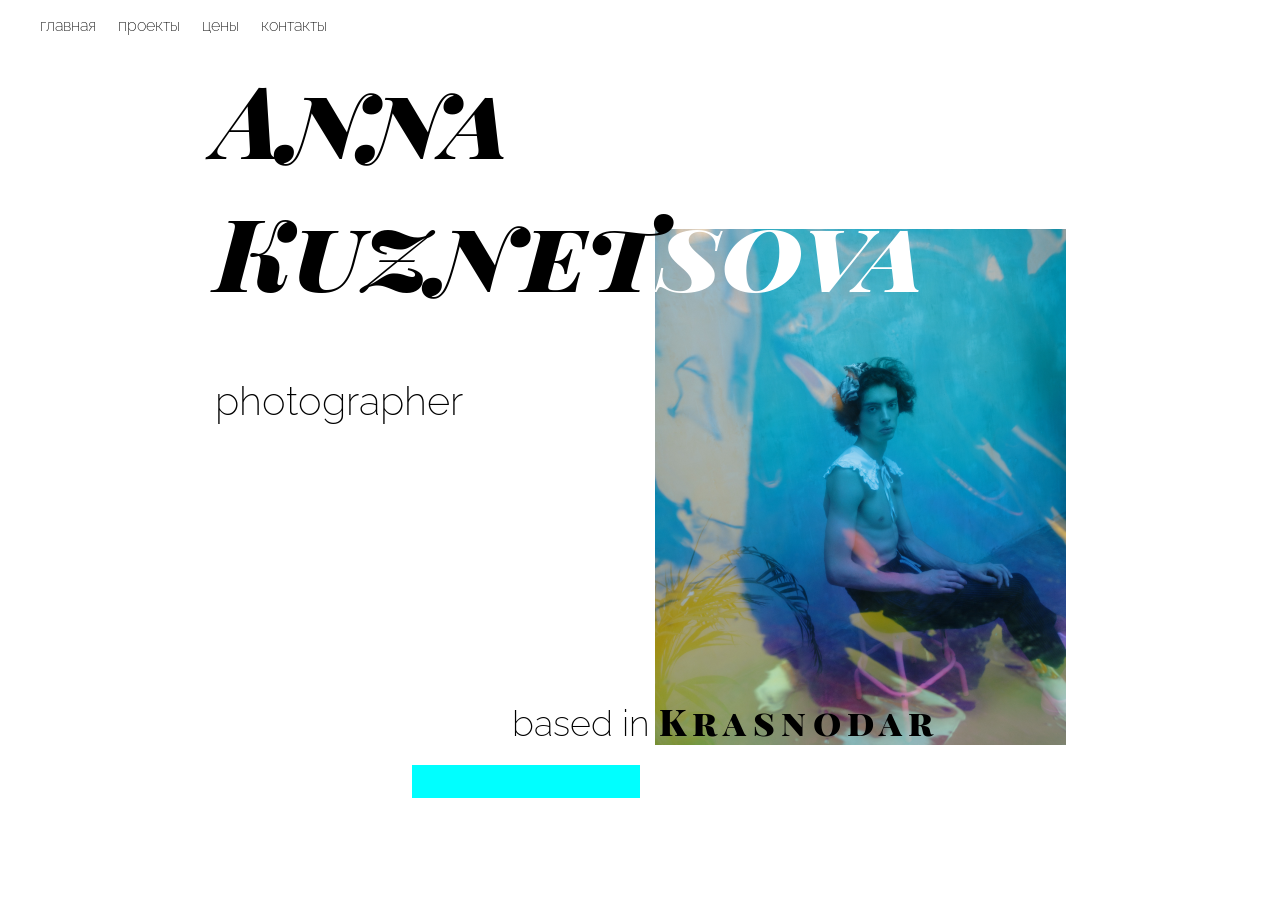
<file: AnnaKuznetsova/index.html>
<!DOCTYPE html>
<html lang="ru">
<head>
    <meta charset="UTF-8">
    <meta http-equiv="X-UA-Compatible" content="IE=edge">
    <meta name="viewport" content="width=device-width, initial-scale=1.0">
    <title>Photographer</title>
    <link rel="stylesheet" href="./css/main.css">
    <link href="https://fonts.googleapis.com/css2?family=Playfair+Display+SC:ital,wght@0,700;0,900;1,900&family=Raleway:wght@200&display=swap" rel="stylesheet">

</head>
<body>

    <header class="menu">
        <ul class="menu_list">
            <li><a href="#">главная</a></li>
            <li><a href="#">проекты</a></li>
            <li><a href="#">цены</a></li>
            <li><a href="#">контакты</a></li>
        </ul>
    </header>

    <section class="section">
        <h1 class="section-title">Anna <br> Kuznet<span class="section-sub0">sova</span> </h1>
        <p class="section-sub1"> photographer </p>
        <p class="section-sub2">based in <span class="section-sub3">Krasnodar</span> </p>
    </section>
    
    
    <footer>
        
    </footer>

    <script src="./js/scrypt.js"></script>
</body>
</html>
 

<!--  .ClassName>div#logo+ul>li*6>a{item $}   сокращение эммет  -->
</file>
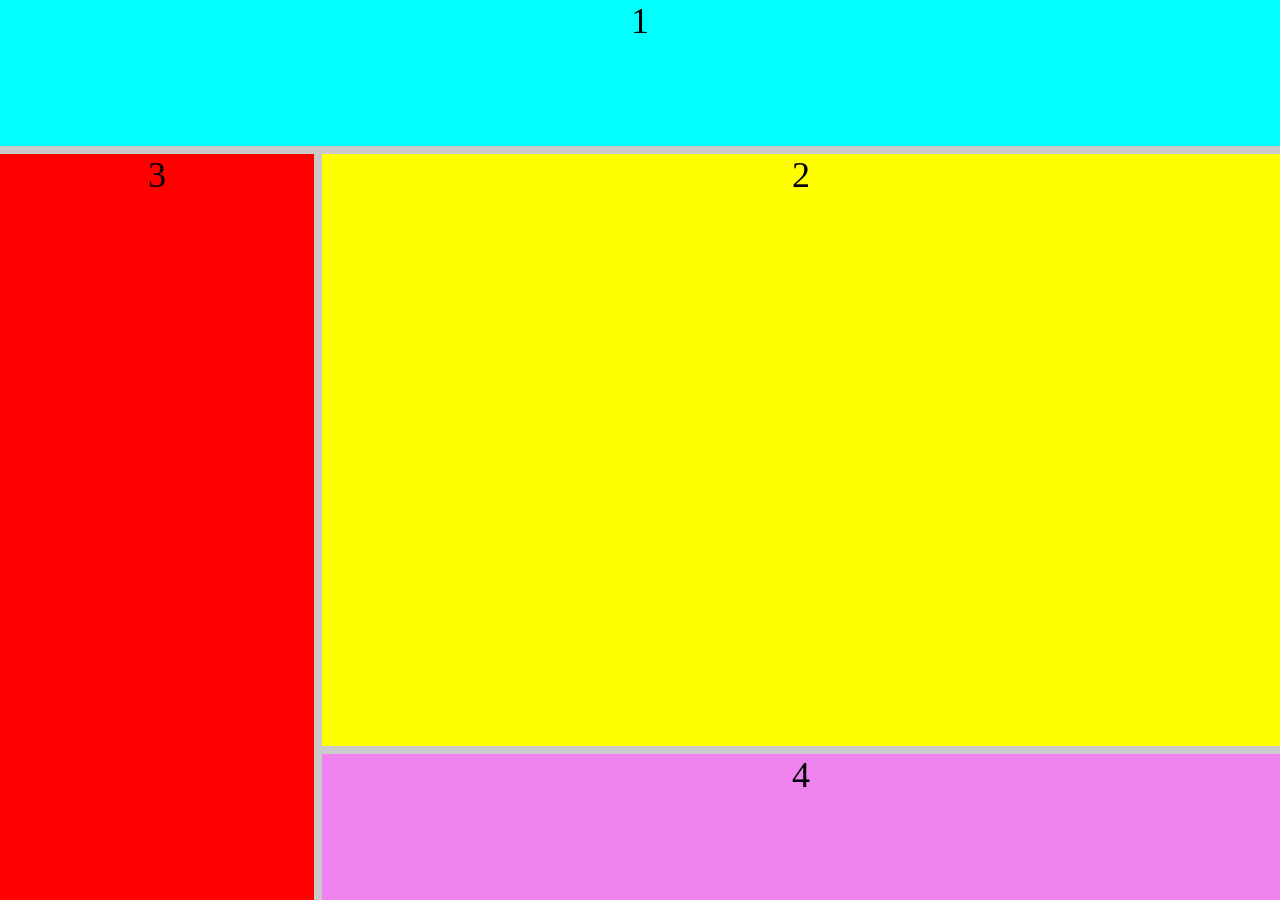
<file: display/index.html>
<!DOCTYPE html>
<html lang="en">
<head>
   <meta charset="UTF-8">
   <title>Flex</title>
   <link rel="stylesheet" href="style.css">
</head>
<body>
   <div class="container">
      <div class="element">1</div>
      <div class="element">2</div>
      <div class="element">3</div>
      <div class="element">4</div>
   </div>
</body>
</html>
</file>
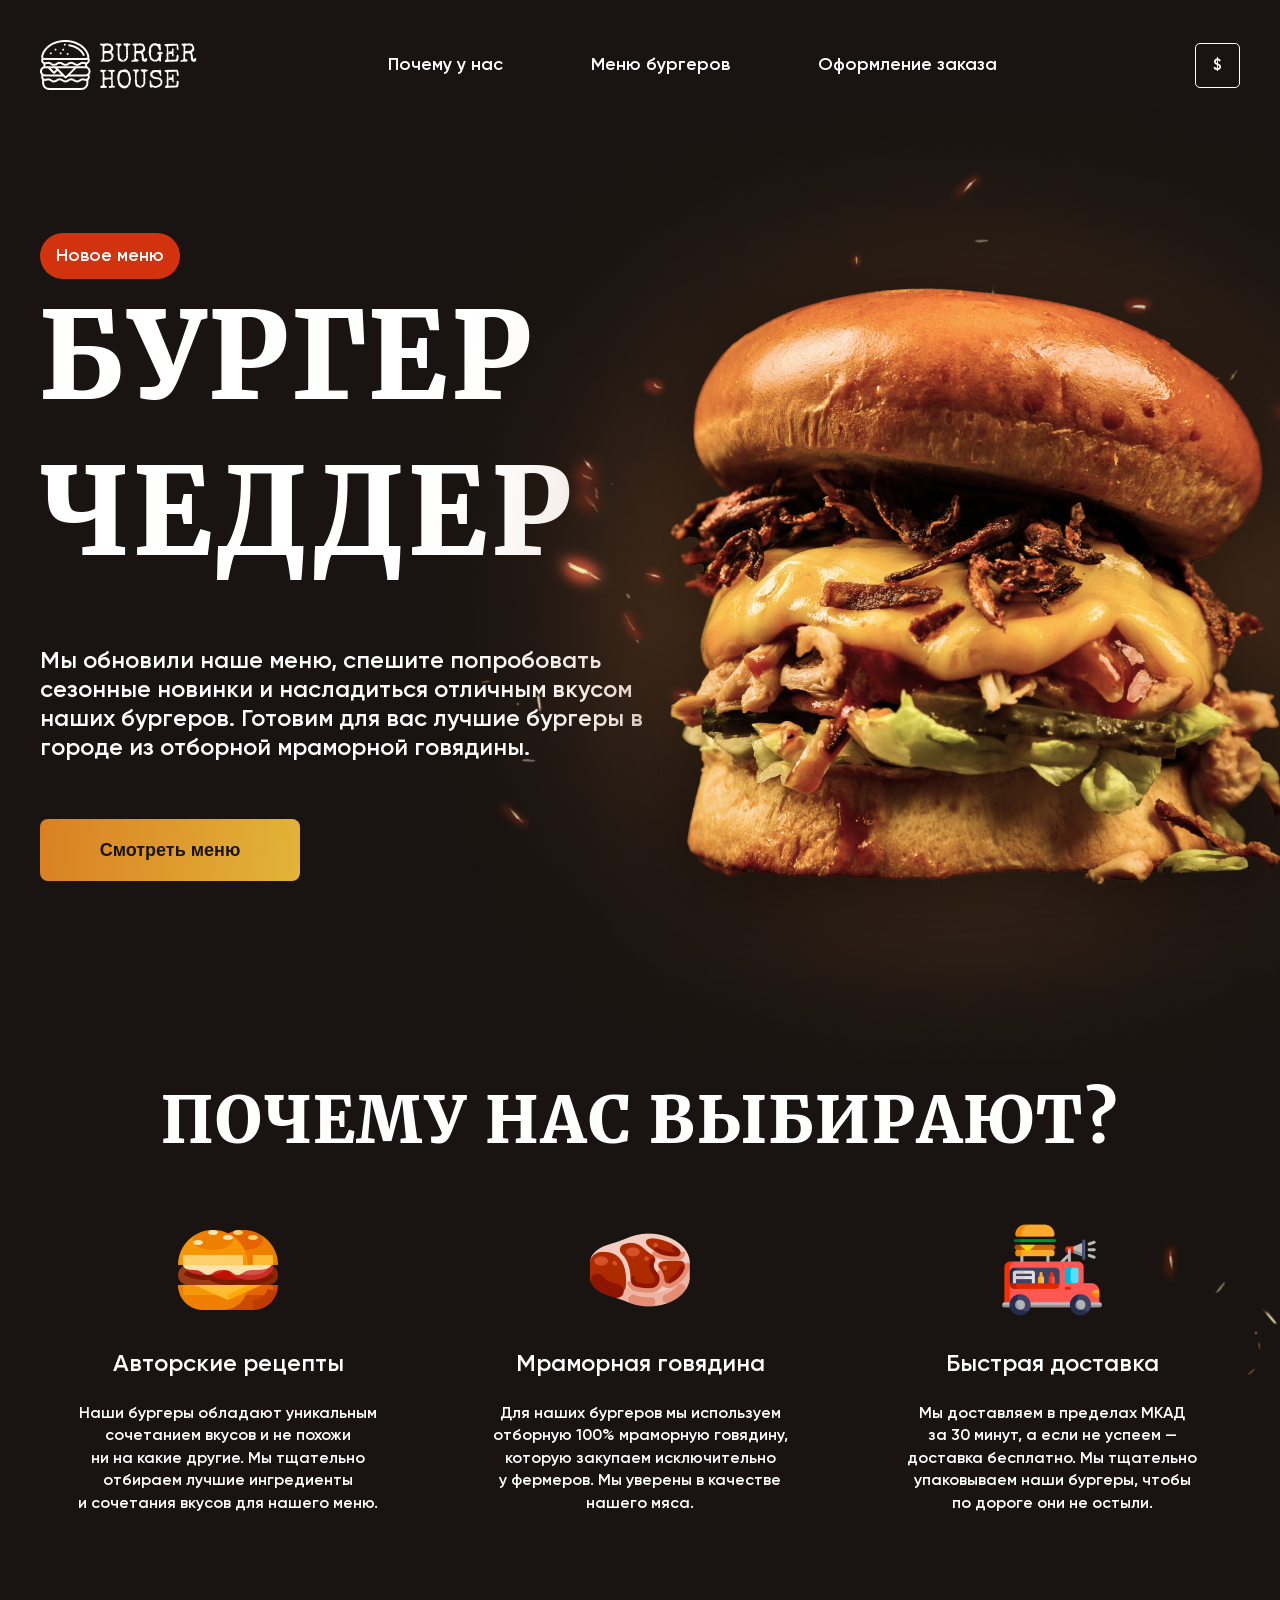
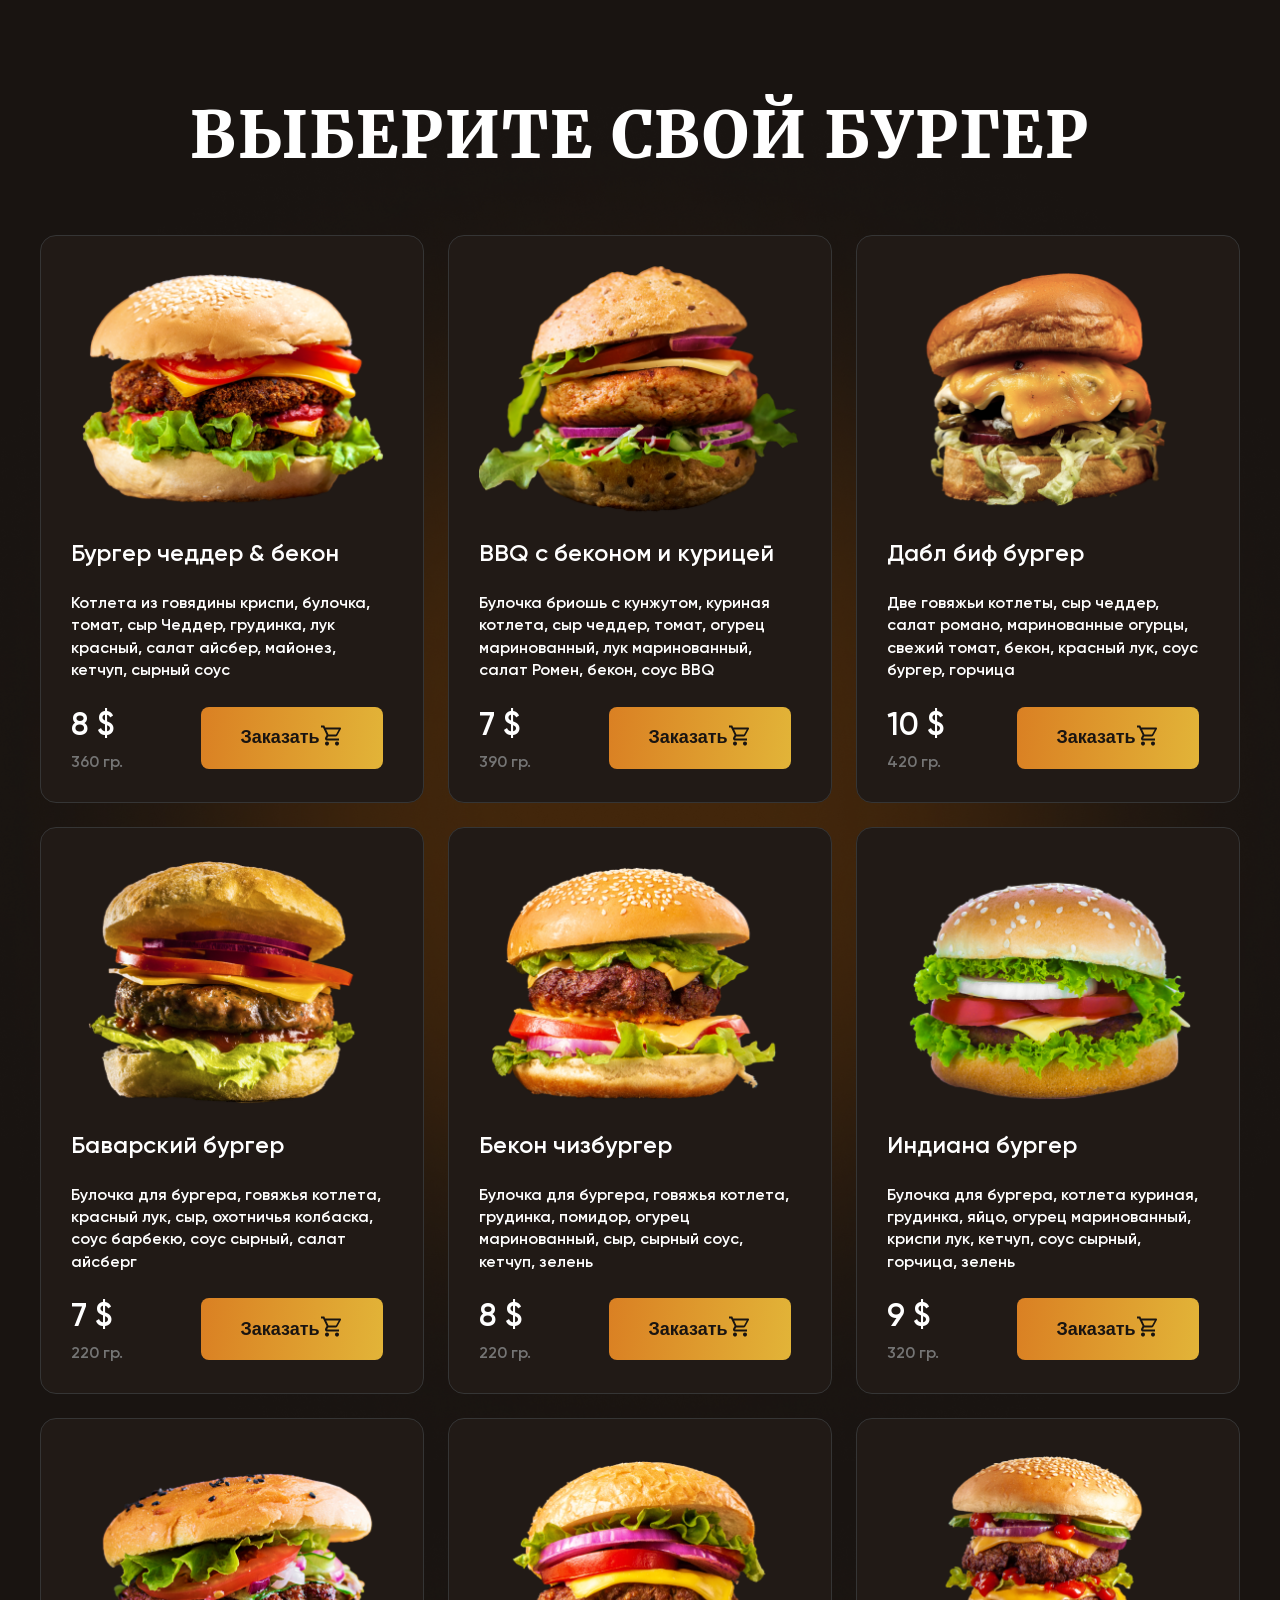
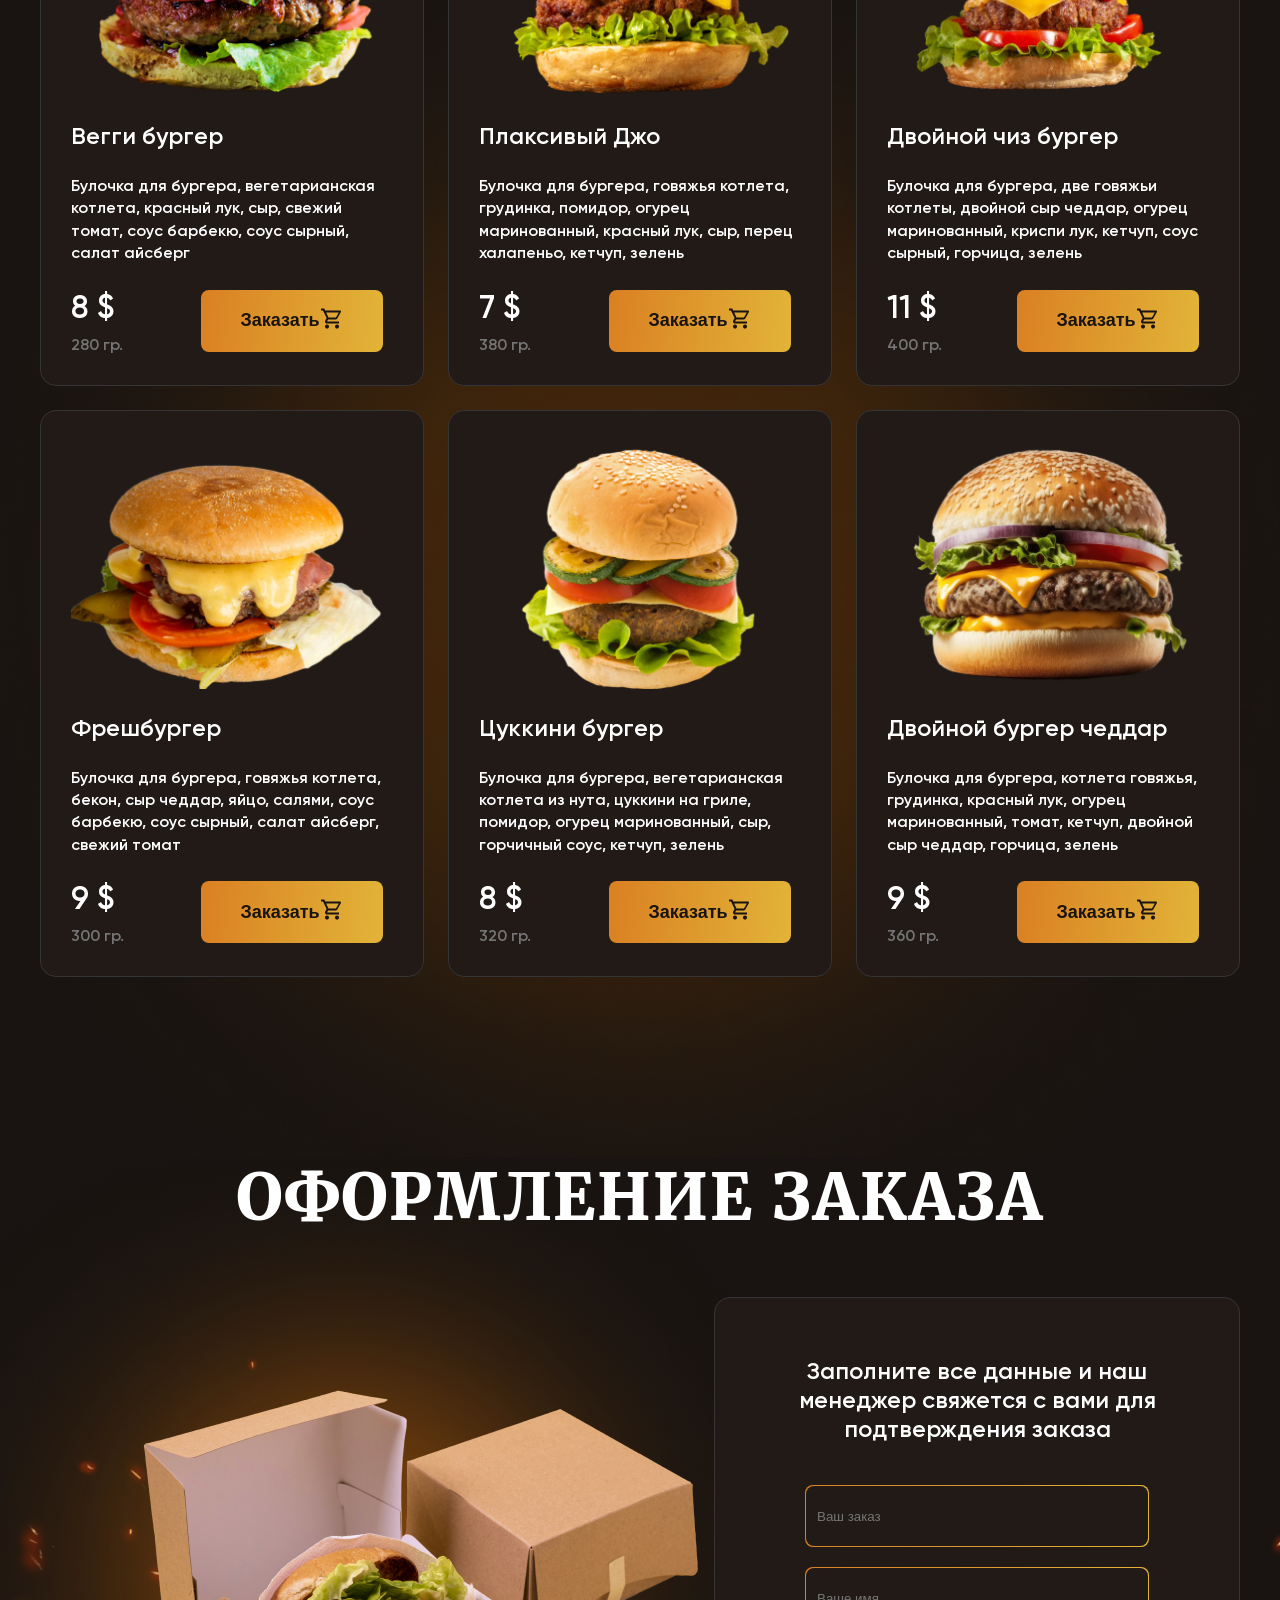
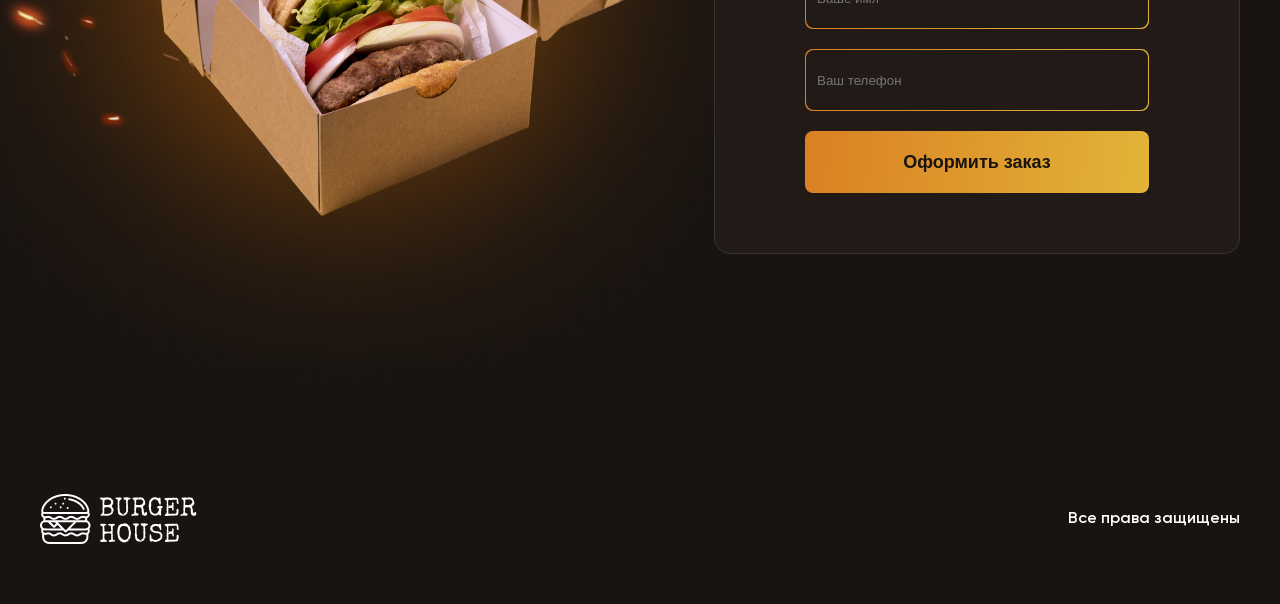
<file: itlogia/projects/burgers-landing/index.html>
<!DOCTYPE html>
<html lang="ru">
<head>
   <meta charset="UTF-8">
   <title>БУРГЕР ЧЕДДЕР</title>
   <link rel="stylesheet" href="styles/style.css">

</head>
<body>

<section class="main">
   <header class="header">
      <div class="container">
         <div class="logo">
            <img src="images/Logo.png" alt="Logo">
         </div>
         <nav class="menu">
            <ul class="menu-list">
               <li class="menu-item">
                  <a data-link="why">Почему у нас</a>
               </li>
               <li class="menu-item">
                  <a data-link="products">Меню бургеров</a>
               </li>
               <li class="menu-item">
                  <a data-link="order">Оформление заказа</a>
               </li>
            </ul>
         </nav>
         <div class="currency" title="Изменить валюту" id="change-currency">$</div>
      </div>
   </header>

   <section class="main-content">
      <div class="container">
         <div class="main-info">
            <span class="main-small-info">Новое меню</span>
            <h1 class="main-title">БУРГЕР ЧЕДДЕР</h1>
            <p class="main-text">
               Мы обновили наше меню, спешите попробовать сезонные новинки и насладиться отличным вкусом наших бургеров. Готовим для вас лучшие бургеры в городе из отборной мраморной говядины.
            </p>
            <div class="main-action">
               <button class="button" id="main-action-button">Смотреть меню</button>
            </div>
         </div>
         <img src="images/main_burger.png" alt="big burger" class="main-image">
      </div>
   </section>
</section>

<section class="why" id="why">
   <div class="container">
      <div class="why-title common-title">почему нас выбирают?</div>
      <div class="why-items">
         <div class="why-item">
            <img src="images/burger.png" alt="burger" class="why-item-image">
            <div class="why-item-title">Авторские рецепты</div>
            <div class="why-item-text">Наши бургеры обладают уникальным сочетанием вкусов и не похожи ни на какие другие. Мы тщательно отбираем лучшие ингредиенты и сочетания вкусов для нашего меню.</div>
         </div>
         <div class="why-item">
            <img src="images/meat.png" alt="meat" class="why-item-image">
            <div class="why-item-title">Мраморная говядина</div>
            <div class="why-item-text">Для наших бургеров мы используем отборную 100% мраморную говядину, которую закупаем исключительно у фермеров. Мы уверены в качестве нашего мяса.</div>
         </div>
         <div class="why-item">
            <img src="images/food_truck.png" alt="food_truck" class="why-item-image">
            <div class="why-item-title">Быстрая доставка</div>
            <div class="why-item-text">Мы доставляем в пределах МКАД за 30 минут, а если не успеем — доставка бесплатно. Мы тщательно упаковываем наши бургеры, чтобы по дороге они не остыли.</div>
         </div>
      </div>
   </div>
</section>

<section class="products" id="products">
   <div class="container">
      <div class="products-title common-title">выберите свой бургер</div>
      <div class="products-items">
         <div class="products-item">
            <div class="products-item-image">
               <img src="images/1.png" alt="burger 1">
            </div>
            <div class="products-item-title">Бургер чеддер & бекон</div>
            <div class="products-item-text">Котлета из говядины криспи, булочка, томат, сыр Чеддер, грудинка, лук красный, салат айсбер, майонез, кетчуп, сырный соус</div>
            <div class="products-item-extra">
               <div class="products-item-info">
                  <div class="products-item-price" data-base-price="8">8 $</div>
                  <div class="products-item-weight">360 гр.</div>
               </div>
               <div class="products-item-action">
                  <button class="button products-button">
                     <span>Заказать</span>
                     <span>
                        <svg width="24" height="25" viewBox="0 0 24 25" fill="none" xmlns="http://www.w3.org/2000/svg">
                        <path d="M17 18.5C17.5304 18.5 18.0391 18.7107 18.4142 19.0858C18.7893 19.4609 19 19.9696 19 20.5C19 21.0304 18.7893 21.5391 18.4142 21.9142C18.0391 22.2893 17.5304 22.5 17 22.5C16.4696 22.5 15.9609 22.2893 15.5858 21.9142C15.2107 21.5391 15 21.0304 15 20.5C15 19.39 15.89 18.5 17 18.5ZM1 2.5H4.27L5.21 4.5H20C20.2652 4.5 20.5196 4.60536 20.7071 4.79289C20.8946 4.98043 21 5.23478 21 5.5C21 5.67 20.95 5.84 20.88 6L17.3 12.47C16.96 13.08 16.3 13.5 15.55 13.5H8.1L7.2 15.13L7.17 15.25C7.17 15.3163 7.19634 15.3799 7.24322 15.4268C7.29011 15.4737 7.3537 15.5 7.42 15.5H19V17.5H7C6.46957 17.5 5.96086 17.2893 5.58579 16.9142C5.21071 16.5391 5 16.0304 5 15.5C5 15.15 5.09 14.82 5.24 14.54L6.6 12.09L3 4.5H1V2.5ZM7 18.5C7.53043 18.5 8.03914 18.7107 8.41421 19.0858C8.78929 19.4609 9 19.9696 9 20.5C9 21.0304 8.78929 21.5391 8.41421 21.9142C8.03914 22.2893 7.53043 22.5 7 22.5C6.46957 22.5 5.96086 22.2893 5.58579 21.9142C5.21071 21.5391 5 21.0304 5 20.5C5 19.39 5.89 18.5 7 18.5ZM16 11.5L18.78 6.5H6.14L8.5 11.5H16Z" fill="#191411"/>
                        </svg>
                     </span>
                  </button>
               </div>
            </div>
         </div>
         <div class="products-item">
            <div class="products-item-image">
               <img src="images/2.png" alt="burger 2">
            </div>
            <div class="products-item-title">BBQ с беконом и курицей</div>
            <div class="products-item-text">Булочка бриошь с кунжутом, куриная котлета, сыр чеддер, томат, огурец маринованный, лук маринованный, салат Ромен, бекон, соус BBQ</div>
            <div class="products-item-extra">
               <div class="products-item-info">
                  <div class="products-item-price" data-base-price="7">7 $</div>
                  <div class="products-item-weight">390 гр.</div>
               </div>
               <div class="products-item-action">
                  <button class="button products-button">
                     <span>Заказать</span>
                     <span>
                        <svg width="24" height="25" viewBox="0 0 24 25" fill="none" xmlns="http://www.w3.org/2000/svg">
                        <path d="M17 18.5C17.5304 18.5 18.0391 18.7107 18.4142 19.0858C18.7893 19.4609 19 19.9696 19 20.5C19 21.0304 18.7893 21.5391 18.4142 21.9142C18.0391 22.2893 17.5304 22.5 17 22.5C16.4696 22.5 15.9609 22.2893 15.5858 21.9142C15.2107 21.5391 15 21.0304 15 20.5C15 19.39 15.89 18.5 17 18.5ZM1 2.5H4.27L5.21 4.5H20C20.2652 4.5 20.5196 4.60536 20.7071 4.79289C20.8946 4.98043 21 5.23478 21 5.5C21 5.67 20.95 5.84 20.88 6L17.3 12.47C16.96 13.08 16.3 13.5 15.55 13.5H8.1L7.2 15.13L7.17 15.25C7.17 15.3163 7.19634 15.3799 7.24322 15.4268C7.29011 15.4737 7.3537 15.5 7.42 15.5H19V17.5H7C6.46957 17.5 5.96086 17.2893 5.58579 16.9142C5.21071 16.5391 5 16.0304 5 15.5C5 15.15 5.09 14.82 5.24 14.54L6.6 12.09L3 4.5H1V2.5ZM7 18.5C7.53043 18.5 8.03914 18.7107 8.41421 19.0858C8.78929 19.4609 9 19.9696 9 20.5C9 21.0304 8.78929 21.5391 8.41421 21.9142C8.03914 22.2893 7.53043 22.5 7 22.5C6.46957 22.5 5.96086 22.2893 5.58579 21.9142C5.21071 21.5391 5 21.0304 5 20.5C5 19.39 5.89 18.5 7 18.5ZM16 11.5L18.78 6.5H6.14L8.5 11.5H16Z" fill="#191411"/>
                        </svg>
                     </span>
                  </button>
               </div>
            </div>
         </div>
         <div class="products-item">
            <div class="products-item-image">
               <img src="images/3.png" alt="burger 3">
            </div>
            <div class="products-item-title">Дабл биф бургер</div>
            <div class="products-item-text">Две говяжьи котлеты, сыр чеддер, салат романо, маринованные огурцы, свежий томат, бекон, красный лук, соус бургер, горчица</div>
            <div class="products-item-extra">
               <div class="products-item-info">
                  <div class="products-item-price" data-base-price="10">10 $</div>
                  <div class="products-item-weight">420 гр.</div>
               </div>
               <div class="products-item-action">
                  <button class="button products-button">
                     <span>Заказать</span>
                     <span>
                        <svg width="24" height="25" viewBox="0 0 24 25" fill="none" xmlns="http://www.w3.org/2000/svg">
                        <path d="M17 18.5C17.5304 18.5 18.0391 18.7107 18.4142 19.0858C18.7893 19.4609 19 19.9696 19 20.5C19 21.0304 18.7893 21.5391 18.4142 21.9142C18.0391 22.2893 17.5304 22.5 17 22.5C16.4696 22.5 15.9609 22.2893 15.5858 21.9142C15.2107 21.5391 15 21.0304 15 20.5C15 19.39 15.89 18.5 17 18.5ZM1 2.5H4.27L5.21 4.5H20C20.2652 4.5 20.5196 4.60536 20.7071 4.79289C20.8946 4.98043 21 5.23478 21 5.5C21 5.67 20.95 5.84 20.88 6L17.3 12.47C16.96 13.08 16.3 13.5 15.55 13.5H8.1L7.2 15.13L7.17 15.25C7.17 15.3163 7.19634 15.3799 7.24322 15.4268C7.29011 15.4737 7.3537 15.5 7.42 15.5H19V17.5H7C6.46957 17.5 5.96086 17.2893 5.58579 16.9142C5.21071 16.5391 5 16.0304 5 15.5C5 15.15 5.09 14.82 5.24 14.54L6.6 12.09L3 4.5H1V2.5ZM7 18.5C7.53043 18.5 8.03914 18.7107 8.41421 19.0858C8.78929 19.4609 9 19.9696 9 20.5C9 21.0304 8.78929 21.5391 8.41421 21.9142C8.03914 22.2893 7.53043 22.5 7 22.5C6.46957 22.5 5.96086 22.2893 5.58579 21.9142C5.21071 21.5391 5 21.0304 5 20.5C5 19.39 5.89 18.5 7 18.5ZM16 11.5L18.78 6.5H6.14L8.5 11.5H16Z" fill="#191411"/>
                        </svg>
                     </span>
                  </button>
               </div>
            </div>
         </div>
         <div class="products-item">
            <div class="products-item-image">
               <img src="images/4.png" alt="burger 4">
            </div>
            <div class="products-item-title">Баварский бургер</div>
            <div class="products-item-text">Булочка для бургера, говяжья котлета, красный лук, сыр, охотничья колбаска, соус барбекю, соус сырный, салат айсберг</div>
            <div class="products-item-extra">
               <div class="products-item-info">
                  <div class="products-item-price" data-base-price="7">7 $</div>
                  <div class="products-item-weight">220 гр.</div>
               </div>
               <div class="products-item-action">
                  <button class="button products-button">
                     <span>Заказать</span>
                     <span>
                        <svg width="24" height="25" viewBox="0 0 24 25" fill="none" xmlns="http://www.w3.org/2000/svg">
                        <path d="M17 18.5C17.5304 18.5 18.0391 18.7107 18.4142 19.0858C18.7893 19.4609 19 19.9696 19 20.5C19 21.0304 18.7893 21.5391 18.4142 21.9142C18.0391 22.2893 17.5304 22.5 17 22.5C16.4696 22.5 15.9609 22.2893 15.5858 21.9142C15.2107 21.5391 15 21.0304 15 20.5C15 19.39 15.89 18.5 17 18.5ZM1 2.5H4.27L5.21 4.5H20C20.2652 4.5 20.5196 4.60536 20.7071 4.79289C20.8946 4.98043 21 5.23478 21 5.5C21 5.67 20.95 5.84 20.88 6L17.3 12.47C16.96 13.08 16.3 13.5 15.55 13.5H8.1L7.2 15.13L7.17 15.25C7.17 15.3163 7.19634 15.3799 7.24322 15.4268C7.29011 15.4737 7.3537 15.5 7.42 15.5H19V17.5H7C6.46957 17.5 5.96086 17.2893 5.58579 16.9142C5.21071 16.5391 5 16.0304 5 15.5C5 15.15 5.09 14.82 5.24 14.54L6.6 12.09L3 4.5H1V2.5ZM7 18.5C7.53043 18.5 8.03914 18.7107 8.41421 19.0858C8.78929 19.4609 9 19.9696 9 20.5C9 21.0304 8.78929 21.5391 8.41421 21.9142C8.03914 22.2893 7.53043 22.5 7 22.5C6.46957 22.5 5.96086 22.2893 5.58579 21.9142C5.21071 21.5391 5 21.0304 5 20.5C5 19.39 5.89 18.5 7 18.5ZM16 11.5L18.78 6.5H6.14L8.5 11.5H16Z" fill="#191411"/>
                        </svg>
                     </span>
                  </button>
               </div>
            </div>
         </div>
         <div class="products-item">
            <div class="products-item-image">
               <img src="images/5.png" alt="burger 5">
            </div>
            <div class="products-item-title">Бекон чизбургер</div>
            <div class="products-item-text">Булочка для бургера, говяжья котлета, грудинка, помидор, огурец маринованный, сыр, сырный соус, кетчуп, зелень</div>
            <div class="products-item-extra">
               <div class="products-item-info">
                  <div class="products-item-price" data-base-price="8">8 $</div>
                  <div class="products-item-weight">220 гр.</div>
               </div>
               <div class="products-item-action">
                  <button class="button products-button">
                     <span>Заказать</span>
                     <span>
                        <svg width="24" height="25" viewBox="0 0 24 25" fill="none" xmlns="http://www.w3.org/2000/svg">
                        <path d="M17 18.5C17.5304 18.5 18.0391 18.7107 18.4142 19.0858C18.7893 19.4609 19 19.9696 19 20.5C19 21.0304 18.7893 21.5391 18.4142 21.9142C18.0391 22.2893 17.5304 22.5 17 22.5C16.4696 22.5 15.9609 22.2893 15.5858 21.9142C15.2107 21.5391 15 21.0304 15 20.5C15 19.39 15.89 18.5 17 18.5ZM1 2.5H4.27L5.21 4.5H20C20.2652 4.5 20.5196 4.60536 20.7071 4.79289C20.8946 4.98043 21 5.23478 21 5.5C21 5.67 20.95 5.84 20.88 6L17.3 12.47C16.96 13.08 16.3 13.5 15.55 13.5H8.1L7.2 15.13L7.17 15.25C7.17 15.3163 7.19634 15.3799 7.24322 15.4268C7.29011 15.4737 7.3537 15.5 7.42 15.5H19V17.5H7C6.46957 17.5 5.96086 17.2893 5.58579 16.9142C5.21071 16.5391 5 16.0304 5 15.5C5 15.15 5.09 14.82 5.24 14.54L6.6 12.09L3 4.5H1V2.5ZM7 18.5C7.53043 18.5 8.03914 18.7107 8.41421 19.0858C8.78929 19.4609 9 19.9696 9 20.5C9 21.0304 8.78929 21.5391 8.41421 21.9142C8.03914 22.2893 7.53043 22.5 7 22.5C6.46957 22.5 5.96086 22.2893 5.58579 21.9142C5.21071 21.5391 5 21.0304 5 20.5C5 19.39 5.89 18.5 7 18.5ZM16 11.5L18.78 6.5H6.14L8.5 11.5H16Z" fill="#191411"/>
                        </svg>
                     </span>
                  </button>
               </div>
            </div>
         </div>
         <div class="products-item">
            <div class="products-item-image">
               <img src="images/6.png" alt="burger 6">
            </div>
            <div class="products-item-title">Индиана бургер</div>
            <div class="products-item-text">Булочка для бургера, котлета куриная, грудинка, яйцо, огурец маринованный, криспи лук, кетчуп, соус сырный, горчица, зелень</div>
            <div class="products-item-extra">
               <div class="products-item-info">
                  <div class="products-item-price" data-base-price="9">9 $</div>
                  <div class="products-item-weight">320 гр.</div>
               </div>
               <div class="products-item-action">
                  <button class="button products-button">
                     <span>Заказать</span>
                     <span>
                        <svg width="24" height="25" viewBox="0 0 24 25" fill="none" xmlns="http://www.w3.org/2000/svg">
                        <path d="M17 18.5C17.5304 18.5 18.0391 18.7107 18.4142 19.0858C18.7893 19.4609 19 19.9696 19 20.5C19 21.0304 18.7893 21.5391 18.4142 21.9142C18.0391 22.2893 17.5304 22.5 17 22.5C16.4696 22.5 15.9609 22.2893 15.5858 21.9142C15.2107 21.5391 15 21.0304 15 20.5C15 19.39 15.89 18.5 17 18.5ZM1 2.5H4.27L5.21 4.5H20C20.2652 4.5 20.5196 4.60536 20.7071 4.79289C20.8946 4.98043 21 5.23478 21 5.5C21 5.67 20.95 5.84 20.88 6L17.3 12.47C16.96 13.08 16.3 13.5 15.55 13.5H8.1L7.2 15.13L7.17 15.25C7.17 15.3163 7.19634 15.3799 7.24322 15.4268C7.29011 15.4737 7.3537 15.5 7.42 15.5H19V17.5H7C6.46957 17.5 5.96086 17.2893 5.58579 16.9142C5.21071 16.5391 5 16.0304 5 15.5C5 15.15 5.09 14.82 5.24 14.54L6.6 12.09L3 4.5H1V2.5ZM7 18.5C7.53043 18.5 8.03914 18.7107 8.41421 19.0858C8.78929 19.4609 9 19.9696 9 20.5C9 21.0304 8.78929 21.5391 8.41421 21.9142C8.03914 22.2893 7.53043 22.5 7 22.5C6.46957 22.5 5.96086 22.2893 5.58579 21.9142C5.21071 21.5391 5 21.0304 5 20.5C5 19.39 5.89 18.5 7 18.5ZM16 11.5L18.78 6.5H6.14L8.5 11.5H16Z" fill="#191411"/>
                        </svg>
                     </span>
                  </button>
               </div>
            </div>
         </div>
         <div class="products-item">
            <div class="products-item-image">
               <img src="images/7.png" alt="burger 7">
            </div>
            <div class="products-item-title">Вегги бургер</div>
            <div class="products-item-text">Булочка для бургера, вегетарианская котлета, красный лук, сыр, свежий томат, соус барбекю, соус сырный, салат айсберг</div>
            <div class="products-item-extra">
               <div class="products-item-info">
                  <div class="products-item-price" data-base-price="8">8 $</div>
                  <div class="products-item-weight">280 гр.</div>
               </div>
               <div class="products-item-action">
                  <button class="button products-button">
                     <span>Заказать</span>
                     <span>
                        <svg width="24" height="25" viewBox="0 0 24 25" fill="none" xmlns="http://www.w3.org/2000/svg">
                        <path d="M17 18.5C17.5304 18.5 18.0391 18.7107 18.4142 19.0858C18.7893 19.4609 19 19.9696 19 20.5C19 21.0304 18.7893 21.5391 18.4142 21.9142C18.0391 22.2893 17.5304 22.5 17 22.5C16.4696 22.5 15.9609 22.2893 15.5858 21.9142C15.2107 21.5391 15 21.0304 15 20.5C15 19.39 15.89 18.5 17 18.5ZM1 2.5H4.27L5.21 4.5H20C20.2652 4.5 20.5196 4.60536 20.7071 4.79289C20.8946 4.98043 21 5.23478 21 5.5C21 5.67 20.95 5.84 20.88 6L17.3 12.47C16.96 13.08 16.3 13.5 15.55 13.5H8.1L7.2 15.13L7.17 15.25C7.17 15.3163 7.19634 15.3799 7.24322 15.4268C7.29011 15.4737 7.3537 15.5 7.42 15.5H19V17.5H7C6.46957 17.5 5.96086 17.2893 5.58579 16.9142C5.21071 16.5391 5 16.0304 5 15.5C5 15.15 5.09 14.82 5.24 14.54L6.6 12.09L3 4.5H1V2.5ZM7 18.5C7.53043 18.5 8.03914 18.7107 8.41421 19.0858C8.78929 19.4609 9 19.9696 9 20.5C9 21.0304 8.78929 21.5391 8.41421 21.9142C8.03914 22.2893 7.53043 22.5 7 22.5C6.46957 22.5 5.96086 22.2893 5.58579 21.9142C5.21071 21.5391 5 21.0304 5 20.5C5 19.39 5.89 18.5 7 18.5ZM16 11.5L18.78 6.5H6.14L8.5 11.5H16Z" fill="#191411"/>
                        </svg>
                     </span>
                  </button>
               </div>
            </div>
         </div>
         <div class="products-item">
            <div class="products-item-image">
               <img src="images/8.png" alt="burger 8">
            </div>
            <div class="products-item-title">Плаксивый Джо</div>
            <div class="products-item-text">Булочка для бургера, говяжья котлета, грудинка, помидор, огурец маринованный, красный лук, сыр, перец халапеньо, кетчуп, зелень</div>
            <div class="products-item-extra">
               <div class="products-item-info">
                  <div class="products-item-price" data-base-price="7">7 $</div>
                  <div class="products-item-weight">380 гр.</div>
               </div>
               <div class="products-item-action">
                  <button class="button products-button">
                     <span>Заказать</span>
                     <span>
                        <svg width="24" height="25" viewBox="0 0 24 25" fill="none" xmlns="http://www.w3.org/2000/svg">
                        <path d="M17 18.5C17.5304 18.5 18.0391 18.7107 18.4142 19.0858C18.7893 19.4609 19 19.9696 19 20.5C19 21.0304 18.7893 21.5391 18.4142 21.9142C18.0391 22.2893 17.5304 22.5 17 22.5C16.4696 22.5 15.9609 22.2893 15.5858 21.9142C15.2107 21.5391 15 21.0304 15 20.5C15 19.39 15.89 18.5 17 18.5ZM1 2.5H4.27L5.21 4.5H20C20.2652 4.5 20.5196 4.60536 20.7071 4.79289C20.8946 4.98043 21 5.23478 21 5.5C21 5.67 20.95 5.84 20.88 6L17.3 12.47C16.96 13.08 16.3 13.5 15.55 13.5H8.1L7.2 15.13L7.17 15.25C7.17 15.3163 7.19634 15.3799 7.24322 15.4268C7.29011 15.4737 7.3537 15.5 7.42 15.5H19V17.5H7C6.46957 17.5 5.96086 17.2893 5.58579 16.9142C5.21071 16.5391 5 16.0304 5 15.5C5 15.15 5.09 14.82 5.24 14.54L6.6 12.09L3 4.5H1V2.5ZM7 18.5C7.53043 18.5 8.03914 18.7107 8.41421 19.0858C8.78929 19.4609 9 19.9696 9 20.5C9 21.0304 8.78929 21.5391 8.41421 21.9142C8.03914 22.2893 7.53043 22.5 7 22.5C6.46957 22.5 5.96086 22.2893 5.58579 21.9142C5.21071 21.5391 5 21.0304 5 20.5C5 19.39 5.89 18.5 7 18.5ZM16 11.5L18.78 6.5H6.14L8.5 11.5H16Z" fill="#191411"/>
                        </svg>
                     </span>
                  </button>
               </div>
            </div>
         </div>
         <div class="products-item">
            <div class="products-item-image">
               <img src="images/9.png" alt="burger 9">
            </div>
            <div class="products-item-title">Двойной чиз бургер</div>
            <div class="products-item-text">Булочка для бургера, две говяжьи котлеты, двойной сыр чеддар, огурец маринованный, криспи лук, кетчуп, соус сырный, горчица, зелень</div>
            <div class="products-item-extra">
               <div class="products-item-info">
                  <div class="products-item-price" data-base-price="11">11 $</div>
                  <div class="products-item-weight">400 гр.</div>
               </div>
               <div class="products-item-action">
                  <button class="button products-button">
                     <span>Заказать</span>
                     <span>
                        <svg width="24" height="25" viewBox="0 0 24 25" fill="none" xmlns="http://www.w3.org/2000/svg">
                        <path d="M17 18.5C17.5304 18.5 18.0391 18.7107 18.4142 19.0858C18.7893 19.4609 19 19.9696 19 20.5C19 21.0304 18.7893 21.5391 18.4142 21.9142C18.0391 22.2893 17.5304 22.5 17 22.5C16.4696 22.5 15.9609 22.2893 15.5858 21.9142C15.2107 21.5391 15 21.0304 15 20.5C15 19.39 15.89 18.5 17 18.5ZM1 2.5H4.27L5.21 4.5H20C20.2652 4.5 20.5196 4.60536 20.7071 4.79289C20.8946 4.98043 21 5.23478 21 5.5C21 5.67 20.95 5.84 20.88 6L17.3 12.47C16.96 13.08 16.3 13.5 15.55 13.5H8.1L7.2 15.13L7.17 15.25C7.17 15.3163 7.19634 15.3799 7.24322 15.4268C7.29011 15.4737 7.3537 15.5 7.42 15.5H19V17.5H7C6.46957 17.5 5.96086 17.2893 5.58579 16.9142C5.21071 16.5391 5 16.0304 5 15.5C5 15.15 5.09 14.82 5.24 14.54L6.6 12.09L3 4.5H1V2.5ZM7 18.5C7.53043 18.5 8.03914 18.7107 8.41421 19.0858C8.78929 19.4609 9 19.9696 9 20.5C9 21.0304 8.78929 21.5391 8.41421 21.9142C8.03914 22.2893 7.53043 22.5 7 22.5C6.46957 22.5 5.96086 22.2893 5.58579 21.9142C5.21071 21.5391 5 21.0304 5 20.5C5 19.39 5.89 18.5 7 18.5ZM16 11.5L18.78 6.5H6.14L8.5 11.5H16Z" fill="#191411"/>
                        </svg>
                     </span>
                  </button>
               </div>
            </div>
         </div>
         <div class="products-item">
            <div class="products-item-image">
               <img src="images/10.png" alt="burger 10">
            </div>
            <div class="products-item-title">Фрешбургер</div>
            <div class="products-item-text">Булочка для бургера, говяжья котлета, бекон, сыр чеддар, яйцо, салями, соус барбекю, соус сырный, салат айсберг, свежий томат</div>
            <div class="products-item-extra">
               <div class="products-item-info">
                  <div class="products-item-price" data-base-price="9">9 $</div>
                  <div class="products-item-weight">300 гр.</div>
               </div>
               <div class="products-item-action">
                  <button class="button products-button">
                     <span>Заказать</span>
                     <span>
                        <svg width="24" height="25" viewBox="0 0 24 25" fill="none" xmlns="http://www.w3.org/2000/svg">
                        <path d="M17 18.5C17.5304 18.5 18.0391 18.7107 18.4142 19.0858C18.7893 19.4609 19 19.9696 19 20.5C19 21.0304 18.7893 21.5391 18.4142 21.9142C18.0391 22.2893 17.5304 22.5 17 22.5C16.4696 22.5 15.9609 22.2893 15.5858 21.9142C15.2107 21.5391 15 21.0304 15 20.5C15 19.39 15.89 18.5 17 18.5ZM1 2.5H4.27L5.21 4.5H20C20.2652 4.5 20.5196 4.60536 20.7071 4.79289C20.8946 4.98043 21 5.23478 21 5.5C21 5.67 20.95 5.84 20.88 6L17.3 12.47C16.96 13.08 16.3 13.5 15.55 13.5H8.1L7.2 15.13L7.17 15.25C7.17 15.3163 7.19634 15.3799 7.24322 15.4268C7.29011 15.4737 7.3537 15.5 7.42 15.5H19V17.5H7C6.46957 17.5 5.96086 17.2893 5.58579 16.9142C5.21071 16.5391 5 16.0304 5 15.5C5 15.15 5.09 14.82 5.24 14.54L6.6 12.09L3 4.5H1V2.5ZM7 18.5C7.53043 18.5 8.03914 18.7107 8.41421 19.0858C8.78929 19.4609 9 19.9696 9 20.5C9 21.0304 8.78929 21.5391 8.41421 21.9142C8.03914 22.2893 7.53043 22.5 7 22.5C6.46957 22.5 5.96086 22.2893 5.58579 21.9142C5.21071 21.5391 5 21.0304 5 20.5C5 19.39 5.89 18.5 7 18.5ZM16 11.5L18.78 6.5H6.14L8.5 11.5H16Z" fill="#191411"/>
                        </svg>
                     </span>
                  </button>
               </div>
            </div>
         </div>
         <div class="products-item">
            <div class="products-item-image">
               <img src="images/11.png" alt="burger 11">
            </div>
            <div class="products-item-title">Цуккини бургер</div>
            <div class="products-item-text">Булочка для бургера, вегетарианская котлета из нута, цуккини на гриле, помидор, огурец маринованный, сыр, горчичный соус, кетчуп, зелень</div>
            <div class="products-item-extra">
               <div class="products-item-info">
                  <div class="products-item-price" data-base-price="8">8 $</div>
                  <div class="products-item-weight">320 гр.</div>
               </div>
               <div class="products-item-action">
                  <button class="button products-button">
                     <span>Заказать</span>
                     <span>
                        <svg width="24" height="25" viewBox="0 0 24 25" fill="none" xmlns="http://www.w3.org/2000/svg">
                        <path d="M17 18.5C17.5304 18.5 18.0391 18.7107 18.4142 19.0858C18.7893 19.4609 19 19.9696 19 20.5C19 21.0304 18.7893 21.5391 18.4142 21.9142C18.0391 22.2893 17.5304 22.5 17 22.5C16.4696 22.5 15.9609 22.2893 15.5858 21.9142C15.2107 21.5391 15 21.0304 15 20.5C15 19.39 15.89 18.5 17 18.5ZM1 2.5H4.27L5.21 4.5H20C20.2652 4.5 20.5196 4.60536 20.7071 4.79289C20.8946 4.98043 21 5.23478 21 5.5C21 5.67 20.95 5.84 20.88 6L17.3 12.47C16.96 13.08 16.3 13.5 15.55 13.5H8.1L7.2 15.13L7.17 15.25C7.17 15.3163 7.19634 15.3799 7.24322 15.4268C7.29011 15.4737 7.3537 15.5 7.42 15.5H19V17.5H7C6.46957 17.5 5.96086 17.2893 5.58579 16.9142C5.21071 16.5391 5 16.0304 5 15.5C5 15.15 5.09 14.82 5.24 14.54L6.6 12.09L3 4.5H1V2.5ZM7 18.5C7.53043 18.5 8.03914 18.7107 8.41421 19.0858C8.78929 19.4609 9 19.9696 9 20.5C9 21.0304 8.78929 21.5391 8.41421 21.9142C8.03914 22.2893 7.53043 22.5 7 22.5C6.46957 22.5 5.96086 22.2893 5.58579 21.9142C5.21071 21.5391 5 21.0304 5 20.5C5 19.39 5.89 18.5 7 18.5ZM16 11.5L18.78 6.5H6.14L8.5 11.5H16Z" fill="#191411"/>
                        </svg>
                     </span>
                  </button>
               </div>
            </div>
         </div>
         <div class="products-item">
            <div class="products-item-image">
               <img src="images/12.png" alt="burger 12">
            </div>
            <div class="products-item-title">Двойной бургер чеддар</div>
            <div class="products-item-text">Булочка для бургера, котлета говяжья, грудинка, красный лук, огурец маринованный, томат, кетчуп, двойной сыр чеддар, горчица, зелень</div>
            <div class="products-item-extra">
               <div class="products-item-info">
                  <div class="products-item-price" data-base-price="9">9 $</div>
                  <div class="products-item-weight">360 гр.</div>
               </div>
               <div class="products-item-action">
                  <button class="button products-button">
                     <span>Заказать</span>
                     <span>
                        <svg width="24" height="25" viewBox="0 0 24 25" fill="none" xmlns="http://www.w3.org/2000/svg">
                        <path d="M17 18.5C17.5304 18.5 18.0391 18.7107 18.4142 19.0858C18.7893 19.4609 19 19.9696 19 20.5C19 21.0304 18.7893 21.5391 18.4142 21.9142C18.0391 22.2893 17.5304 22.5 17 22.5C16.4696 22.5 15.9609 22.2893 15.5858 21.9142C15.2107 21.5391 15 21.0304 15 20.5C15 19.39 15.89 18.5 17 18.5ZM1 2.5H4.27L5.21 4.5H20C20.2652 4.5 20.5196 4.60536 20.7071 4.79289C20.8946 4.98043 21 5.23478 21 5.5C21 5.67 20.95 5.84 20.88 6L17.3 12.47C16.96 13.08 16.3 13.5 15.55 13.5H8.1L7.2 15.13L7.17 15.25C7.17 15.3163 7.19634 15.3799 7.24322 15.4268C7.29011 15.4737 7.3537 15.5 7.42 15.5H19V17.5H7C6.46957 17.5 5.96086 17.2893 5.58579 16.9142C5.21071 16.5391 5 16.0304 5 15.5C5 15.15 5.09 14.82 5.24 14.54L6.6 12.09L3 4.5H1V2.5ZM7 18.5C7.53043 18.5 8.03914 18.7107 8.41421 19.0858C8.78929 19.4609 9 19.9696 9 20.5C9 21.0304 8.78929 21.5391 8.41421 21.9142C8.03914 22.2893 7.53043 22.5 7 22.5C6.46957 22.5 5.96086 22.2893 5.58579 21.9142C5.21071 21.5391 5 21.0304 5 20.5C5 19.39 5.89 18.5 7 18.5ZM16 11.5L18.78 6.5H6.14L8.5 11.5H16Z" fill="#191411"/>
                        </svg>
                     </span>
                  </button>
               </div>
            </div>
         </div>
      </div>
   </div>
</section>

<section class="order" id="order">
   <div class="container">
      <div class="order-title common-title">Оформление заказа</div>
      <img src="images/order_image.png" alt="burger in the box" class="order-image">
      <div class="order-form">
         <div class="order-form-text">Заполните все данные и наш менеджер свяжется с вами для подтверждения заказа</div>
         <div class="order-form-inputs">
            <div class="order-form-input">
               <input type="text" placeholder="Ваш заказ" id="burger">
            </div>
            <div class="order-form-input">
               <input type="text" placeholder="Ваше имя" id="name">
            </div>
            <div class="order-form-input">
               <input type="text" placeholder="Ваш телефон" id="phone">
            </div>
            <button class="button" id="order-action">Оформить заказ</button>
         </div>
      </div>
   </div>
</section>

<footer class="footer">
   <div class="container">
      <div class="logo">
         <img src="images/Logo.png" alt="Logo">
      </div>
      <div class="rights">Все права защищены</div>
   </div>
</footer>

<script src="./scripts/script.js"></script>
</body>
</html>
</file>
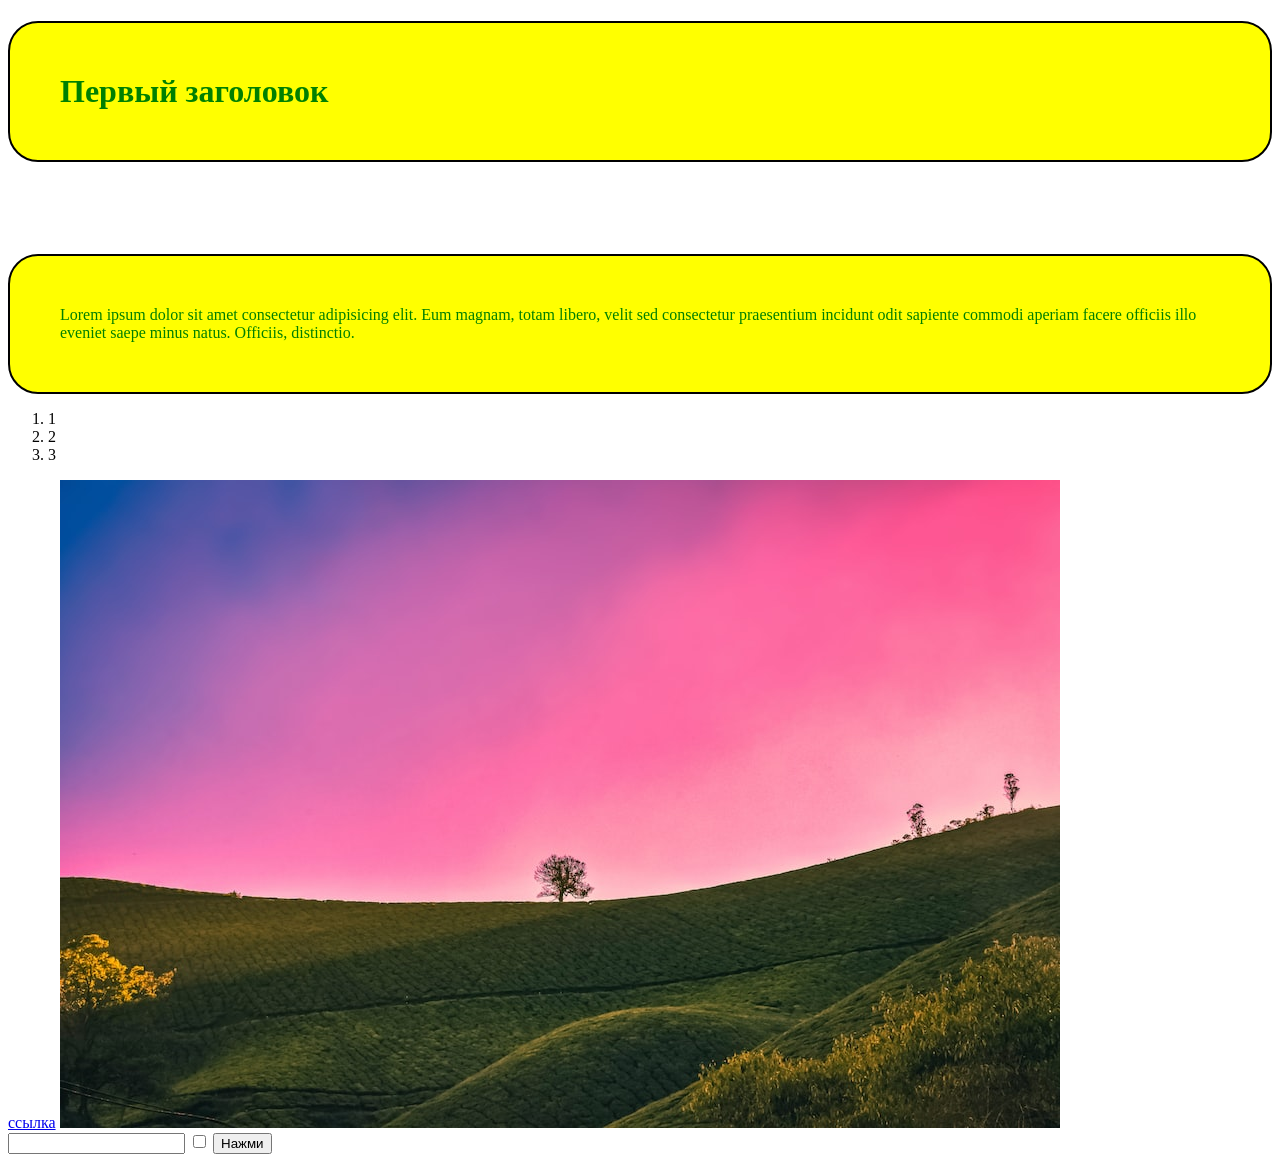
<file: itlogia/projects/newproject/index.html>
<!DOCTYPE html>
<html lang="ru">
<head>
    <meta charset="UTF-8">
    <title>Title 2</title>
    <link rel="stylesheet" href="style.css">
</head>
<body>
    <div>
        <h1 class="title">Первый заголовок</h1>
        <br>
        <br>
        <br>
        <p class="title">Lorem ipsum <span>dolor</span> sit amet consectetur adipisicing elit. Eum magnam, totam libero, velit sed consectetur praesentium incidunt odit sapiente commodi aperiam facere officiis illo eveniet saepe minus natus. Officiis, distinctio.
        </p>
    </div>

    <ol>
        <li>1</li>
        <li>2</li>
        <li>3</li>
    </ol>
    <a href="https://google.com">ссылка</a>
    <img src="nature.jpeg" alt="природа">
    <br>
    <input type="text">
    <input type="checkbox">
    <button>Нажми</button>




</body>
</html>
</file>
<file: AnnaKuznetsova/css/main.css>
body {
    
    margin: 0;
    font-family: 'Raleway', sans-serif;
    font-style: normal;
    font-weight: 200;

}
a {
    font-style: unset;
    color: currentColor;
    text-decoration: none;
}
.menu {
    width: 100%;
    font-size: 16px;
    display: flex;
    flex-direction:row;
    align-items: flex-start;
    padding: 0px;
    gap: 80px;

}
ul {
   display: flex;
   flex-direction: row;
   align-items: baseline;
   gap: 10%;
   list-style-type: none;
   }
   li:hover {
    font-weight: bold;
    font-style: italic;
   }
.section {
    margin: auto;
    margin-bottom :20px;
    width: 851px;
    height: 694px;
   
    display: flex;
    flex-direction: column;
    justify-content: center;
   
    background-image: url(../img/header/header-bg.png);
    background-repeat: no-repeat;
    background-position: right bottom;
}
.section-title {
    margin: 0;
    margin-bottom: 60px;
    font-family: 'Playfair Display SC';
    font-style: italic;
    font-weight: 900;
    font-size: 100px;
    line-height: 133px;
    text-align: left;
}
.section-sub0 {
    color: white;
}
.section-sub1 {
    font-size: 40px;
    text-align: left;
    margin: 0;
    margin-bottom: 273px;
}
.section-sub2 {
    font-size: 36px;
    /* line-height: 42px; */
    text-align: left;  
    margin: 0 0 0 297px;
}
.section-sub3 {
    font-family: 'Playfair Display SC';
    font-weight: 900;
    font-size: 36px;
    line-height: 48px;
    letter-spacing: 0.18em;    
}

footer {
    position: flex;
    bottom: 0;
    margin: auto;
    left: 50%;
    transform: translate(-50%, 0);

   
    width: 228px;
    height: 33px;

    font-size: 16px;
    display: flex;
    flex-direction: row;
    align-items: center;
    gap: 60px;
    background-color: aqua;
}
</file>
<file: display/style.css>
* {
   margin: 0;
}

.container {
   width: 100%;
   height: 100vh;
   display: grid;
   background-color: rgb(202, 202, 202);
   gap: 8px;

   grid-template-columns: repeat(4, 1fr);
   grid-template-rows: 1fr 2fr 2fr 1fr;

   grid-template-areas:
   "header header header header"
    "aside main main main"
    "aside main main main"
    "aside footer footer footer";
  
}

.element {
   background-color: green;
   text-align: center;
   font-size: 36px;
}


.element:nth-child(1) {
   grid-area: header;
   background-color: aqua;
}
.element:nth-child(2) {
   grid-area: main;
   background-color: yellow;
   background-image: url();
   background-repeat: no-repeat;
   background-position: top left;
   background-size: contain;
}

.element:nth-child(3) {
   grid-area: aside;
   background-color: red;
}

.element:nth-child(4) {
   grid-area: footer;
   background-color: violet;
}
</file>
<file: itlogia/projects/burgers-landing/styles/style.css>
* {
   margin: 0;
   padding: 0;
}

@font-face {
   font-family: 'Gilroy';
   src: url("../fonts/Gilroy-Semibold.ttf");
}

@font-face {
   font-family: 'Merriweather';
   src: url("../fonts/Merriweather-Black.ttf");
}

body {
   background-color: #191411;
   font-family: 'Gilroy', sans-serif;
   color: white;
}

.container {
   max-width: 1200px;
   margin: 0 auto;
}

.button {
   background: linear-gradient(95.61deg, #DA8023 0%, #E2B438 100%);
   border-radius: 8px;
   box-sizing: border-box;
   width: 260px;
   height: 62px;
   padding: 20px;
   display: flex;
   align-items: center;
   justify-content: center;
   border: 0;
   cursor: pointer;
   outline: 0;
   font-size: 18px;
   color: #191411;
   font-weight: 600;
}

.button:hover {
   background: linear-gradient(95.61deg, #ac6115 0%, #9e7a19 100%);
}

.common-title {
   font-family: 'Merriweather';
   font-size: 64px;
   line-height: 80px;
   text-align: center;
   letter-spacing: 0.03em;
   text-transform: uppercase;   
}

.main {
   overflow: hidden;
   background-image: url("../images/main_bg.png");
   background-position: top center;
}

.header {
   padding: 40px 0;
}

.header .container {
  display: flex;
  align-items: center;
}

.logo img {
vertical-align: bottom;
}

.menu {
  margin-left: 191px; 
}

.menu-list {
   list-style: none;
   display: flex;
}

.menu-item {
   margin-right: 88px;
}

.menu-item a {
   font-size: 18px;
   color: #fff;
   text-decoration: none;
   cursor: pointer;
}

.menu-item a:hover {
   border-bottom: 2px solid #fff;
}

.currency {
   border: 1px solid #fff;
   border-radius: 5px;
   width: 45px;
   height: 45px;
   padding: 6px; 
   box-sizing: border-box;
   text-align: center;
   cursor: pointer;
   line-height: 32PX;
   margin-left: auto;
   user-select: none;
}

.main-content {
   padding-top: 103px;
   padding-bottom: 199px;
}

.main-content .container {
   position: relative;
}

.main-info {
   max-width: 608px;
}

.main-small-info {
   background-color: #D3320F;
   display: inline-block; 
   padding: 12px 16px;
   border-radius: 100px;
   font-size: 18px;
}

.main-title {
   font-family: 'Merriweather', sans-serif;
   font-size: 120px;
   line-height: 130%;
   letter-spacing: 0.03em;
   text-transform: uppercase;  
   margin-bottom: 56px;
}

.main-text {
   font-size: 24px;
   line-height: 29px;   
   margin-bottom: 56px;
}

.main-image {
position: absolute;
top: -123px;
left: calc(100% - 991px);
}

.why {
   background-image: url("../images/whybg.png");
   background-position: top center;
   background-size: initial;
   padding-bottom: 180px;
}

.why-items {
   margin-top: 60px;
   display: grid;
   grid-template-columns: repeat(3, 312px);
   gap: 100px;
   justify-content: center;
}

.why-item {
   text-align: center;
}

.why-item-title {
   font-size: 24px;
   line-height: 29px;
   padding: 24px 0;
}

.why-item-text {
   font-size: 16px;
   line-height: 140%;
}

.products {
background-image: url("../images/burgers_bg.png");
background-position: top center;
background-size: 1400PX;
padding-bottom: 180px;
}

.products-items {
   margin-top: 60px;
   display: grid;
   grid-template-columns: repeat(3, 384px);
   gap: 24px;
}

.products-item {
   padding: 30px;
   background: #211A16;
   border: 1px solid #353535;
   border-radius: 16px;
}

.products-item-image {
   height: 250px;
}

.products-item-image img {
   max-width: 100%;
}

.products-item-title {
   font-size: 24px;
   line-height: 29px;
   padding: 24px 0;
}

.products-item-text {
   font-size: 16px;
   line-height: 140%;
   margin-bottom: 24px;
}

.products-item-extra {
   display: flex;
   justify-content: space-between;
}

.products-item-price {
   font-size: 32px;
   line-height: 39px;
   margin-bottom: 8px;
}

.products-item-weight {
   font-size: 16px;
   line-height: 18px;
   color: #757575;
}

.button.products-button {
   display: flex;
   justify-content: center;
   align-items: center;
   width: 182px;
   height: 62px;
}

button.products-button:first-child {
   margin-right: 10px;
}

.order {
   background-image: url("../images/order_bg.png");
   background-position: top center;
   background-repeat: no-repeat;
   padding-bottom: 180px;
   overflow: hidden;
}
.order .container {
   position: relative;
}

.order-image {
   position: absolute;
   top: 0;
   right: calc(100% - 764px);
   z-index: -1;
}

.order-form {
   background: #211A16;
   border: 1px solid #353535;
   border-radius: 16px;
   margin-top: 60px;
   min-width: 426px;
   box-sizing: border-box;
   padding: 60px 40px;
   margin-left: 674px;
}

.order-form-text {
   font-size: 24px;
   line-height: 29px;
   text-align: center;
}

.order-form-inputs {
   display: flex;
   flex-direction: column;
   margin-top: 40px;
   align-items: center;
}

.order-form-input {
   background: linear-gradient(95.61deg, #DA8023 0%, #E2B438 100%);
   width: 344px;
   height: 62px;
   border-radius: 8px;
   margin-bottom: 20px;
   display: flex;
   align-items: center;
   justify-content: center;
}

.order-form-input input{
padding: 20px 10px;
background-color: #211A16;
width: 342px;
height: 60px;
border-radius: 8px;
box-sizing: border-box;
outline: none;
border: 1px solid transparent;
color: white;
}

.order-form-inputs .button {
   width: 344px;
   height: 62px;
}

.footer {
   padding: 60px 0;
}

.footer .container {
   display: flex;
   align-items: center;
   justify-content: space-between;

}

.rights {
   font-size: 16px;
   line-height: 20px;
}
</file>
<file: itlogia/projects/newproject/style.css>
.title {
   color: green;
   background-color: yellow;
   padding: 50px;
   border: 2px solid black;
   border-radius: 30px;
}

span {

}
</file>
